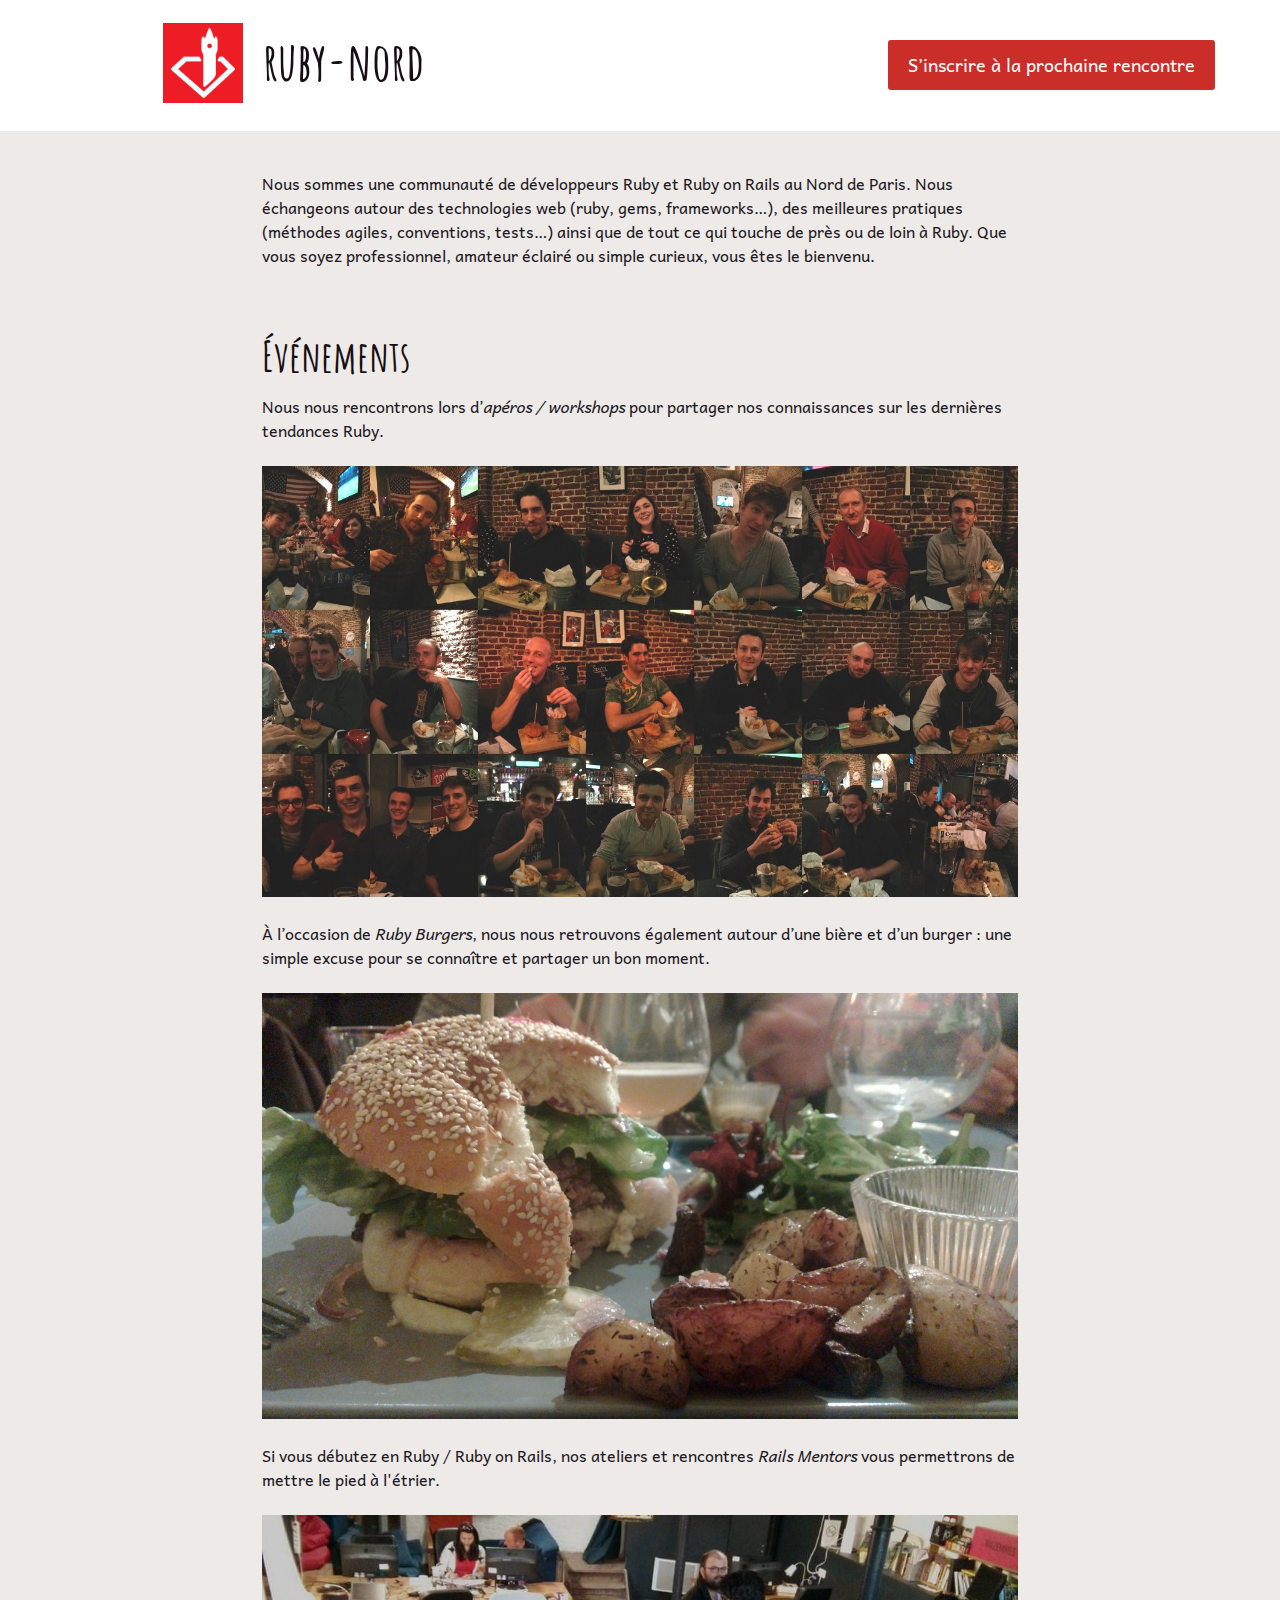
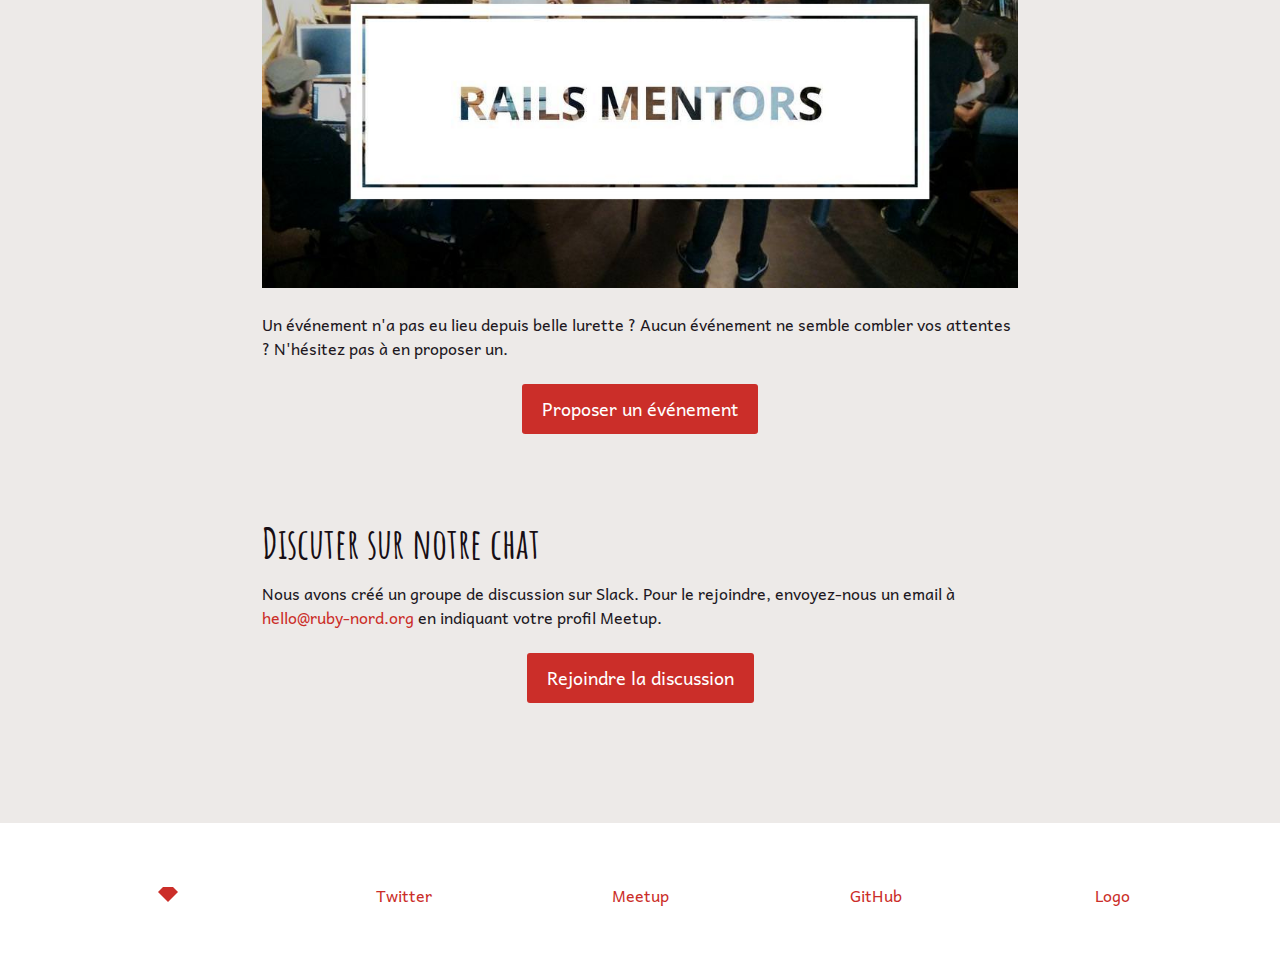
<file: index.html>
<!DOCTYPE html><html lang=fr><head><meta charset=utf-8 /><meta content="width=device-width,initial-scale=1" name=viewport /><title>Rencontres entre développeurs Ruby on Rails sur Lille ▾ Ruby Nord</title><meta content="" name=description /><link href="/apple-touch-icon.png" rel=apple-touch-icon sizes=57x57 /><link href="/apple-touch-icon-57x57-precomposed.png" rel=apple-touch-icon sizes=57x57 /><link href="/apple-touch-icon-60x60-precomposed.png" rel=apple-touch-icon sizes=60x60 /><link href="/apple-touch-icon-72x72-precomposed.png" rel=apple-touch-icon sizes=72x72 /><link href="/apple-touch-icon-76x76-precomposed.png" rel=apple-touch-icon sizes=76x76 /><link href="/apple-touch-icon-114x114-precomposed.png" rel=apple-touch-icon sizes=114x114 /><link href="/apple-touch-icon-120x120-precomposed.png" rel=apple-touch-icon sizes=120x120 /><link href="/apple-touch-icon-144x144-precomposed.png" rel=apple-touch-icon sizes=144x144 /><link href="/apple-touch-icon-152x152-precomposed.png" rel=apple-touch-icon sizes=152x152 /><link href="/favicon-196x196.png" rel=icon sizes=196x196 type="image/png"/><link href="/favicon-160x160.png" rel=icon sizes=160x160 type="image/png"/><link href="/favicon-96x96.png" rel=icon sizes=96x96 type="image/png"/><link href="/favicon-32x32.png" rel=icon sizes=32x32 type="image/png"/><link href="/favicon-16x16.png" rel=icon sizes=16x16 type="image/png"/><link href="/assets/stylesheets/application-fb160071.css" rel=stylesheet /><link href="//fonts.googleapis.com/css?family=Amatic+SC:700|Andika" rel=stylesheet /></head><body class=index><header class=m-header><div class=row><div class="medium-5 medium-push-1 small-6 columns"><h1><a href="/"><img alt="Logo Ruby Nord" class=logo src="/assets/images/logos/ruby-nord-red-f044af30.png"/>ruby-nord</a></h1></div><div class="medium-5 small-6 columns"><a class="button large right" href="//www.meetup.com/rubynord/">S’inscrire <span>à la prochaine rencontre</span></a></div></div></header><main class=row><div class="medium-8 medium-centered columns"><p>Nous sommes une communauté de développeurs Ruby et Ruby on Rails au Nord de Paris. Nous échangeons autour des technologies web (ruby, gems, frameworks…), des meilleures pratiques (méthodes agiles, conventions, tests…) ainsi que de tout ce qui touche de près ou de loin à Ruby. Que vous soyez professionnel, amateur éclairé ou simple curieux, vous êtes le bienvenu.</p><div class=m-section><h2>Événements</h2><p>Nous nous rencontrons lors d’<em>apéros / workshops</em> pour partager nos connaissances sur les dernières tendances Ruby.</p><img alt="Photo de rencontre développeurs ruby lille" src="/assets/images/events/apero-ruby-lille-23ad16d8.jpeg"/><p>À l’occasion de <em>Ruby Burgers</em>, nous nous retrouvons également autour d’une bière et d’un burger : une simple excuse pour se connaître et partager un bon moment.</p><img alt="Photo repas ruby burger" src="/assets/images/events/ruby-burger-lille-1ceb0053.jpg"/><p>Si vous débutez en Ruby / Ruby on Rails, nos ateliers et rencontres <em>Rails Mentors</em> vous permettrons de mettre le pied à l'étrier.</p><img alt="Photo de rails mentors à Lille" src="/assets/images/events/rails-mentor-lille-62b09508.jpeg"/><p>Un événement n'a pas eu lieu depuis belle lurette ? Aucun événement ne semble combler vos attentes ? N'hésitez pas à en proposer un.</p><div class=text-center><a class="button large" href="//www.meetup.com/rubynord/">Proposer un événement</a></div></div><div class=m-section><h2>Discuter sur notre chat</h2><p>Nous avons créé un groupe de discussion sur Slack. Pour le rejoindre, envoyez-nous un email à <a href="mailto:hello@ruby-nord.org">hello@ruby-nord.org</a> en indiquant votre profil Meetup. </p><div class=text-center><a class="button large" href="mailto:hello@ruby-nord.org?subject=%5Bruby-nord%5D%20Demande%20d%E2%80%99invitation%20Slack">Rejoindre la discussion</a></div></div></div></main><footer class=m-footer><div class=row><div class=m-footer--navigation><a href="#"><div class=icon-ruby></div></a><a href="https://twitter.com/_rubynord">Twitter</a><a href="//www.meetup.com/rubynord/">Meetup</a><a href="https://github.com/ruby-nord">GitHub</a><a href="/logo/">Logo</a></div></div></footer><script src="/assets/javascripts/application-eca7008a.js"></script></body></html>
</file>
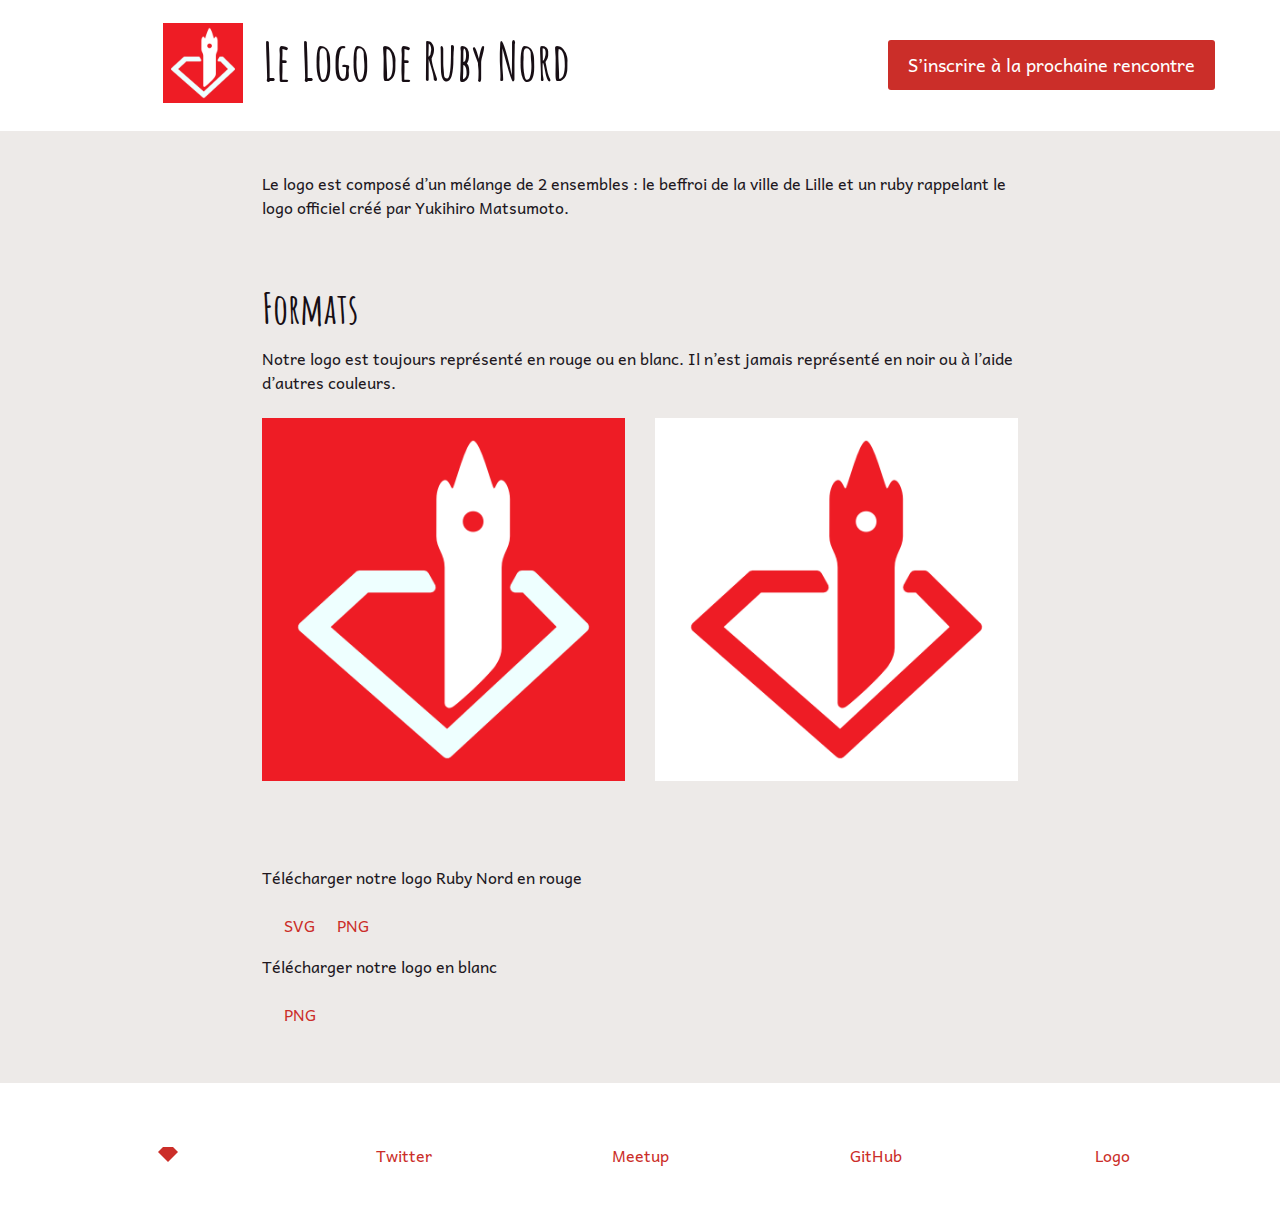
<file: logo/index.html>
<!DOCTYPE html><html lang=fr><head><meta charset=utf-8 /><meta content="width=device-width,initial-scale=1" name=viewport /><title>Logo ▾ Ruby Nord</title><meta content="" name=description /><link href="/apple-touch-icon.png" rel=apple-touch-icon sizes=57x57 /><link href="/apple-touch-icon-57x57-precomposed.png" rel=apple-touch-icon sizes=57x57 /><link href="/apple-touch-icon-60x60-precomposed.png" rel=apple-touch-icon sizes=60x60 /><link href="/apple-touch-icon-72x72-precomposed.png" rel=apple-touch-icon sizes=72x72 /><link href="/apple-touch-icon-76x76-precomposed.png" rel=apple-touch-icon sizes=76x76 /><link href="/apple-touch-icon-114x114-precomposed.png" rel=apple-touch-icon sizes=114x114 /><link href="/apple-touch-icon-120x120-precomposed.png" rel=apple-touch-icon sizes=120x120 /><link href="/apple-touch-icon-144x144-precomposed.png" rel=apple-touch-icon sizes=144x144 /><link href="/apple-touch-icon-152x152-precomposed.png" rel=apple-touch-icon sizes=152x152 /><link href="/favicon-196x196.png" rel=icon sizes=196x196 type="image/png"/><link href="/favicon-160x160.png" rel=icon sizes=160x160 type="image/png"/><link href="/favicon-96x96.png" rel=icon sizes=96x96 type="image/png"/><link href="/favicon-32x32.png" rel=icon sizes=32x32 type="image/png"/><link href="/favicon-16x16.png" rel=icon sizes=16x16 type="image/png"/><link href="/assets/stylesheets/application-fb160071.css" rel=stylesheet /><link href="//fonts.googleapis.com/css?family=Amatic+SC:700|Andika" rel=stylesheet /></head><body class="logo logo_index"><header class=m-header><div class=row><div class="medium-5 medium-push-1 small-6 columns"><h1><a href="/"><img alt="Logo Ruby Nord" class=logo src="/assets/images/logos/ruby-nord-red-f044af30.png"/>Le Logo de Ruby Nord</a></h1></div><div class="medium-5 small-6 columns"><a class="button large right" href="//www.meetup.com/rubynord/">S’inscrire <span>à la prochaine rencontre</span></a></div></div></header><main class=row><div class="medium-8 medium-centered columns"><p>Le logo est composé d’un mélange de 2 ensembles : le beffroi de la ville de Lille et un ruby rappelant le logo officiel créé par Yukihiro Matsumoto.</p><div class=m-section><h2>Formats</h2><p>Notre logo est toujours représenté en rouge ou en blanc. Il n’est jamais représenté en noir ou à l’aide d’autres couleurs.</p><div class=row><div class="medium-6 columns"><img alt="Logo ruby nord au format PNG" src="/assets/images/logos/ruby-nord-red-f044af30.png"/></div><div class="medium-6 columns"><img alt="Logo ruby nord fond blanc au format PNG" src="/assets/images/logos/ruby-nord-white-9220fd40.png"/></div></div></div><p>Télécharger notre logo Ruby Nord en rouge</p><ul class=inline-list><li><a href="/assets/images/logos/ruby-nord-9afe3aa7.svg">SVG </a></li><li><a href="/assets/images/logos/ruby-nord-red-f044af30.png">PNG </a></li></ul><p>Télécharger notre logo en blanc</p><ul class=inline-list><li><a href="/assets/images/logos/ruby-nord-white-9220fd40.png">PNG </a></li></ul></div></main><footer class=m-footer><div class=row><div class=m-footer--navigation><a href="#"><div class=icon-ruby></div></a><a href="https://twitter.com/_rubynord">Twitter</a><a href="//www.meetup.com/rubynord/">Meetup</a><a href="https://github.com/ruby-nord">GitHub</a><a href="/logo/">Logo</a></div></div></footer><script src="/assets/javascripts/application-eca7008a.js"></script></body></html>
</file>
<file: assets/stylesheets/application-fb160071.css>
/*! normalize.css v3.0.3 | MIT License | github.com/necolas/normalize.css */html{font-family:sans-serif;-ms-text-size-adjust:100%;-webkit-text-size-adjust:100%}body{margin:0}article,aside,details,figcaption,figure,footer,header,hgroup,main,menu,nav,section,summary{display:block}audio,canvas,progress,video{display:inline-block;vertical-align:baseline}audio:not([controls]){display:none;height:0}[hidden],template{display:none}a{background-color:transparent}a:active,a:hover{outline:0}abbr[title]{border-bottom:1px dotted}b,strong{font-weight:bold}dfn{font-style:italic}h1{font-size:2em;margin:0.67em 0}mark{background:#ff0;color:#000}small{font-size:80%}sub,sup{font-size:75%;line-height:0;position:relative;vertical-align:baseline}sup{top:-0.5em}sub{bottom:-0.25em}img{border:0}svg:not(:root){overflow:hidden}figure{margin:1em 40px}hr{box-sizing:content-box;height:0}pre{overflow:auto}code,kbd,pre,samp{font-family:monospace, monospace;font-size:1em}button,input,optgroup,select,textarea{color:inherit;font:inherit;margin:0}button{overflow:visible}button,select{text-transform:none}button,html input[type="button"],input[type="reset"],input[type="submit"]{-webkit-appearance:button;cursor:pointer}button[disabled],html input[disabled]{cursor:default}button::-moz-focus-inner,input::-moz-focus-inner{border:0;padding:0}input{line-height:normal}input[type="checkbox"],input[type="radio"]{box-sizing:border-box;padding:0}input[type="number"]::-webkit-inner-spin-button,input[type="number"]::-webkit-outer-spin-button{height:auto}input[type="search"]{-webkit-appearance:textfield;box-sizing:content-box}input[type="search"]::-webkit-search-cancel-button,input[type="search"]::-webkit-search-decoration{-webkit-appearance:none}fieldset{border:1px solid #c0c0c0;margin:0 2px;padding:0.35em 0.625em 0.75em}legend{border:0;padding:0}textarea{overflow:auto}optgroup{font-weight:bold}table{border-collapse:collapse;border-spacing:0}td,th{padding:0}meta.foundation-version{font-family:"/5.5.2/"}meta.foundation-mq-small{font-family:"/only screen/";width:0}meta.foundation-mq-small-only{font-family:"/only screen and (max-width: 40em)/";width:0}meta.foundation-mq-medium{font-family:"/only screen and (min-width:40.0625em)/";width:40.0625em}meta.foundation-mq-medium-only{font-family:"/only screen and (min-width:40.0625em) and (max-width:64em)/";width:40.0625em}meta.foundation-mq-large{font-family:"/only screen and (min-width:64.0625em)/";width:64.0625em}meta.foundation-mq-large-only{font-family:"/only screen and (min-width:64.0625em) and (max-width:90em)/";width:64.0625em}meta.foundation-mq-xlarge{font-family:"/only screen and (min-width:90.0625em)/";width:90.0625em}meta.foundation-mq-xlarge-only{font-family:"/only screen and (min-width:90.0625em) and (max-width:120em)/";width:90.0625em}meta.foundation-mq-xxlarge{font-family:"/only screen and (min-width:120.0625em)/";width:120.0625em}meta.foundation-data-attribute-namespace{font-family:false}html,body{height:100%}html{box-sizing:border-box}*,*:before,*:after{box-sizing:inherit}html,body{font-size:100%}body{background:#EDEAE8;color:#20171D;cursor:auto;font-family:"Andika", "Helvetica Neue", Helvetica, Roboto, Arial, sans-serif;font-style:normal;font-weight:400;line-height:160%;margin:0;padding:0;position:relative}a:hover{cursor:pointer}img{max-width:100%;height:auto}img{-ms-interpolation-mode:bicubic}#map_canvas img,#map_canvas embed,#map_canvas object,.map_canvas img,.map_canvas embed,.map_canvas object,.mqa-display img,.mqa-display embed,.mqa-display object{max-width:none !important}.left{float:left !important}.right{float:right !important}.clearfix:before,.clearfix:after{content:" ";display:table}.clearfix:after{clear:both}.hide{display:none}.invisible{visibility:hidden}.antialiased{-webkit-font-smoothing:antialiased;-moz-osx-font-smoothing:grayscale}img{display:inline-block;vertical-align:middle}textarea{height:auto;min-height:50px}select{width:100%}.row{margin:0 auto;max-width:73.75rem;width:100%}.row:before,.row:after{content:" ";display:table}.row:after{clear:both}.row.collapse>.column,.row.collapse>.columns{padding-left:0;padding-right:0}.row.collapse .row{margin-left:0;margin-right:0}.row .row{margin:0 -0.9375rem;max-width:none;width:auto}.row .row:before,.row .row:after{content:" ";display:table}.row .row:after{clear:both}.row .row.collapse{margin:0;max-width:none;width:auto}.row .row.collapse:before,.row .row.collapse:after{content:" ";display:table}.row .row.collapse:after{clear:both}.column,.columns{padding-left:0.9375rem;padding-right:0.9375rem;width:100%;float:left}.column+.column:last-child,.columns+.column:last-child,.column+.columns:last-child,.columns+.columns:last-child{float:right}.column+.column.end,.columns+.column.end,.column+.columns.end,.columns+.columns.end{float:left}@media only screen{.small-push-0{position:relative;left:0;right:auto}.small-pull-0{position:relative;right:0;left:auto}.small-push-1{position:relative;left:8.33333%;right:auto}.small-pull-1{position:relative;right:8.33333%;left:auto}.small-push-2{position:relative;left:16.66667%;right:auto}.small-pull-2{position:relative;right:16.66667%;left:auto}.small-push-3{position:relative;left:25%;right:auto}.small-pull-3{position:relative;right:25%;left:auto}.small-push-4{position:relative;left:33.33333%;right:auto}.small-pull-4{position:relative;right:33.33333%;left:auto}.small-push-5{position:relative;left:41.66667%;right:auto}.small-pull-5{position:relative;right:41.66667%;left:auto}.small-push-6{position:relative;left:50%;right:auto}.small-pull-6{position:relative;right:50%;left:auto}.small-push-7{position:relative;left:58.33333%;right:auto}.small-pull-7{position:relative;right:58.33333%;left:auto}.small-push-8{position:relative;left:66.66667%;right:auto}.small-pull-8{position:relative;right:66.66667%;left:auto}.small-push-9{position:relative;left:75%;right:auto}.small-pull-9{position:relative;right:75%;left:auto}.small-push-10{position:relative;left:83.33333%;right:auto}.small-pull-10{position:relative;right:83.33333%;left:auto}.small-push-11{position:relative;left:91.66667%;right:auto}.small-pull-11{position:relative;right:91.66667%;left:auto}.column,.columns{position:relative;padding-left:0.9375rem;padding-right:0.9375rem;float:left}.small-1{width:8.33333%}.small-2{width:16.66667%}.small-3{width:25%}.small-4{width:33.33333%}.small-5{width:41.66667%}.small-6{width:50%}.small-7{width:58.33333%}.small-8{width:66.66667%}.small-9{width:75%}.small-10{width:83.33333%}.small-11{width:91.66667%}.small-12{width:100%}.small-offset-0{margin-left:0 !important}.small-offset-1{margin-left:8.33333% !important}.small-offset-2{margin-left:16.66667% !important}.small-offset-3{margin-left:25% !important}.small-offset-4{margin-left:33.33333% !important}.small-offset-5{margin-left:41.66667% !important}.small-offset-6{margin-left:50% !important}.small-offset-7{margin-left:58.33333% !important}.small-offset-8{margin-left:66.66667% !important}.small-offset-9{margin-left:75% !important}.small-offset-10{margin-left:83.33333% !important}.small-offset-11{margin-left:91.66667% !important}.small-reset-order{float:left;left:auto;margin-left:0;margin-right:0;right:auto}.column.small-centered,.columns.small-centered{margin-left:auto;margin-right:auto;float:none}.column.small-uncentered,.columns.small-uncentered{float:left;margin-left:0;margin-right:0}.column.small-centered:last-child,.columns.small-centered:last-child{float:none}.column.small-uncentered:last-child,.columns.small-uncentered:last-child{float:left}.column.small-uncentered.opposite,.columns.small-uncentered.opposite{float:right}.row.small-collapse>.column,.row.small-collapse>.columns{padding-left:0;padding-right:0}.row.small-collapse .row{margin-left:0;margin-right:0}.row.small-uncollapse>.column,.row.small-uncollapse>.columns{padding-left:0.9375rem;padding-right:0.9375rem;float:left}}@media only screen and (min-width: 40.0625em){.medium-push-0{position:relative;left:0;right:auto}.medium-pull-0{position:relative;right:0;left:auto}.medium-push-1{position:relative;left:8.33333%;right:auto}.medium-pull-1{position:relative;right:8.33333%;left:auto}.medium-push-2{position:relative;left:16.66667%;right:auto}.medium-pull-2{position:relative;right:16.66667%;left:auto}.medium-push-3{position:relative;left:25%;right:auto}.medium-pull-3{position:relative;right:25%;left:auto}.medium-push-4{position:relative;left:33.33333%;right:auto}.medium-pull-4{position:relative;right:33.33333%;left:auto}.medium-push-5{position:relative;left:41.66667%;right:auto}.medium-pull-5{position:relative;right:41.66667%;left:auto}.medium-push-6{position:relative;left:50%;right:auto}.medium-pull-6{position:relative;right:50%;left:auto}.medium-push-7{position:relative;left:58.33333%;right:auto}.medium-pull-7{position:relative;right:58.33333%;left:auto}.medium-push-8{position:relative;left:66.66667%;right:auto}.medium-pull-8{position:relative;right:66.66667%;left:auto}.medium-push-9{position:relative;left:75%;right:auto}.medium-pull-9{position:relative;right:75%;left:auto}.medium-push-10{position:relative;left:83.33333%;right:auto}.medium-pull-10{position:relative;right:83.33333%;left:auto}.medium-push-11{position:relative;left:91.66667%;right:auto}.medium-pull-11{position:relative;right:91.66667%;left:auto}.column,.columns{position:relative;padding-left:0.9375rem;padding-right:0.9375rem;float:left}.medium-1{width:8.33333%}.medium-2{width:16.66667%}.medium-3{width:25%}.medium-4{width:33.33333%}.medium-5{width:41.66667%}.medium-6{width:50%}.medium-7{width:58.33333%}.medium-8{width:66.66667%}.medium-9{width:75%}.medium-10{width:83.33333%}.medium-11{width:91.66667%}.medium-12{width:100%}.medium-offset-0{margin-left:0 !important}.medium-offset-1{margin-left:8.33333% !important}.medium-offset-2{margin-left:16.66667% !important}.medium-offset-3{margin-left:25% !important}.medium-offset-4{margin-left:33.33333% !important}.medium-offset-5{margin-left:41.66667% !important}.medium-offset-6{margin-left:50% !important}.medium-offset-7{margin-left:58.33333% !important}.medium-offset-8{margin-left:66.66667% !important}.medium-offset-9{margin-left:75% !important}.medium-offset-10{margin-left:83.33333% !important}.medium-offset-11{margin-left:91.66667% !important}.medium-reset-order{float:left;left:auto;margin-left:0;margin-right:0;right:auto}.column.medium-centered,.columns.medium-centered{margin-left:auto;margin-right:auto;float:none}.column.medium-uncentered,.columns.medium-uncentered{float:left;margin-left:0;margin-right:0}.column.medium-centered:last-child,.columns.medium-centered:last-child{float:none}.column.medium-uncentered:last-child,.columns.medium-uncentered:last-child{float:left}.column.medium-uncentered.opposite,.columns.medium-uncentered.opposite{float:right}.row.medium-collapse>.column,.row.medium-collapse>.columns{padding-left:0;padding-right:0}.row.medium-collapse .row{margin-left:0;margin-right:0}.row.medium-uncollapse>.column,.row.medium-uncollapse>.columns{padding-left:0.9375rem;padding-right:0.9375rem;float:left}.push-0{position:relative;left:0;right:auto}.pull-0{position:relative;right:0;left:auto}.push-1{position:relative;left:8.33333%;right:auto}.pull-1{position:relative;right:8.33333%;left:auto}.push-2{position:relative;left:16.66667%;right:auto}.pull-2{position:relative;right:16.66667%;left:auto}.push-3{position:relative;left:25%;right:auto}.pull-3{position:relative;right:25%;left:auto}.push-4{position:relative;left:33.33333%;right:auto}.pull-4{position:relative;right:33.33333%;left:auto}.push-5{position:relative;left:41.66667%;right:auto}.pull-5{position:relative;right:41.66667%;left:auto}.push-6{position:relative;left:50%;right:auto}.pull-6{position:relative;right:50%;left:auto}.push-7{position:relative;left:58.33333%;right:auto}.pull-7{position:relative;right:58.33333%;left:auto}.push-8{position:relative;left:66.66667%;right:auto}.pull-8{position:relative;right:66.66667%;left:auto}.push-9{position:relative;left:75%;right:auto}.pull-9{position:relative;right:75%;left:auto}.push-10{position:relative;left:83.33333%;right:auto}.pull-10{position:relative;right:83.33333%;left:auto}.push-11{position:relative;left:91.66667%;right:auto}.pull-11{position:relative;right:91.66667%;left:auto}}@media only screen and (min-width: 64.0625em){.large-push-0{position:relative;left:0;right:auto}.large-pull-0{position:relative;right:0;left:auto}.large-push-1{position:relative;left:8.33333%;right:auto}.large-pull-1{position:relative;right:8.33333%;left:auto}.large-push-2{position:relative;left:16.66667%;right:auto}.large-pull-2{position:relative;right:16.66667%;left:auto}.large-push-3{position:relative;left:25%;right:auto}.large-pull-3{position:relative;right:25%;left:auto}.large-push-4{position:relative;left:33.33333%;right:auto}.large-pull-4{position:relative;right:33.33333%;left:auto}.large-push-5{position:relative;left:41.66667%;right:auto}.large-pull-5{position:relative;right:41.66667%;left:auto}.large-push-6{position:relative;left:50%;right:auto}.large-pull-6{position:relative;right:50%;left:auto}.large-push-7{position:relative;left:58.33333%;right:auto}.large-pull-7{position:relative;right:58.33333%;left:auto}.large-push-8{position:relative;left:66.66667%;right:auto}.large-pull-8{position:relative;right:66.66667%;left:auto}.large-push-9{position:relative;left:75%;right:auto}.large-pull-9{position:relative;right:75%;left:auto}.large-push-10{position:relative;left:83.33333%;right:auto}.large-pull-10{position:relative;right:83.33333%;left:auto}.large-push-11{position:relative;left:91.66667%;right:auto}.large-pull-11{position:relative;right:91.66667%;left:auto}.column,.columns{position:relative;padding-left:0.9375rem;padding-right:0.9375rem;float:left}.large-1{width:8.33333%}.large-2{width:16.66667%}.large-3{width:25%}.large-4{width:33.33333%}.large-5{width:41.66667%}.large-6{width:50%}.large-7{width:58.33333%}.large-8{width:66.66667%}.large-9{width:75%}.large-10{width:83.33333%}.large-11{width:91.66667%}.large-12{width:100%}.large-offset-0{margin-left:0 !important}.large-offset-1{margin-left:8.33333% !important}.large-offset-2{margin-left:16.66667% !important}.large-offset-3{margin-left:25% !important}.large-offset-4{margin-left:33.33333% !important}.large-offset-5{margin-left:41.66667% !important}.large-offset-6{margin-left:50% !important}.large-offset-7{margin-left:58.33333% !important}.large-offset-8{margin-left:66.66667% !important}.large-offset-9{margin-left:75% !important}.large-offset-10{margin-left:83.33333% !important}.large-offset-11{margin-left:91.66667% !important}.large-reset-order{float:left;left:auto;margin-left:0;margin-right:0;right:auto}.column.large-centered,.columns.large-centered{margin-left:auto;margin-right:auto;float:none}.column.large-uncentered,.columns.large-uncentered{float:left;margin-left:0;margin-right:0}.column.large-centered:last-child,.columns.large-centered:last-child{float:none}.column.large-uncentered:last-child,.columns.large-uncentered:last-child{float:left}.column.large-uncentered.opposite,.columns.large-uncentered.opposite{float:right}.row.large-collapse>.column,.row.large-collapse>.columns{padding-left:0;padding-right:0}.row.large-collapse .row{margin-left:0;margin-right:0}.row.large-uncollapse>.column,.row.large-uncollapse>.columns{padding-left:0.9375rem;padding-right:0.9375rem;float:left}.push-0{position:relative;left:0;right:auto}.pull-0{position:relative;right:0;left:auto}.push-1{position:relative;left:8.33333%;right:auto}.pull-1{position:relative;right:8.33333%;left:auto}.push-2{position:relative;left:16.66667%;right:auto}.pull-2{position:relative;right:16.66667%;left:auto}.push-3{position:relative;left:25%;right:auto}.pull-3{position:relative;right:25%;left:auto}.push-4{position:relative;left:33.33333%;right:auto}.pull-4{position:relative;right:33.33333%;left:auto}.push-5{position:relative;left:41.66667%;right:auto}.pull-5{position:relative;right:41.66667%;left:auto}.push-6{position:relative;left:50%;right:auto}.pull-6{position:relative;right:50%;left:auto}.push-7{position:relative;left:58.33333%;right:auto}.pull-7{position:relative;right:58.33333%;left:auto}.push-8{position:relative;left:66.66667%;right:auto}.pull-8{position:relative;right:66.66667%;left:auto}.push-9{position:relative;left:75%;right:auto}.pull-9{position:relative;right:75%;left:auto}.push-10{position:relative;left:83.33333%;right:auto}.pull-10{position:relative;right:83.33333%;left:auto}.push-11{position:relative;left:91.66667%;right:auto}.pull-11{position:relative;right:91.66667%;left:auto}}button,.button{-webkit-appearance:none;-moz-appearance:none;border-radius:0;border-style:solid;border-width:0;cursor:pointer;font-family:"Andika", "Helvetica Neue", Helvetica, Roboto, Arial, sans-serif;font-weight:400;line-height:normal;margin:0 0 1.25rem;position:relative;text-align:center;text-decoration:none;display:inline-block;padding:0.625rem 1.25rem 0.6875rem 1.25rem;font-size:1.125rem;background-color:#CB2E29;border-color:#db524e;color:#FFFFFF;-webkit-transition:background-color 300ms ease-out;transition:background-color 300ms ease-out}button:hover,button:focus,.button:hover,.button:focus{background-color:#db524e}button:hover,button:focus,.button:hover,.button:focus{color:#FFFFFF}button.secondary,.button.secondary{background-color:#44558F;border-color:#5d70b2;color:#FFFFFF}button.secondary:hover,button.secondary:focus,.button.secondary:hover,.button.secondary:focus{background-color:#5d70b2}button.secondary:hover,button.secondary:focus,.button.secondary:hover,.button.secondary:focus{color:#FFFFFF}button.success,.button.success{background-color:#43AC6A;border-color:#63c286;color:#FFFFFF}button.success:hover,button.success:focus,.button.success:hover,.button.success:focus{background-color:#63c286}button.success:hover,button.success:focus,.button.success:hover,.button.success:focus{color:#FFFFFF}button.alert,.button.alert{background-color:#f04124;border-color:#f36750;color:#FFFFFF}button.alert:hover,button.alert:focus,.button.alert:hover,.button.alert:focus{background-color:#f36750}button.alert:hover,button.alert:focus,.button.alert:hover,.button.alert:focus{color:#FFFFFF}button.warning,.button.warning{background-color:#f08a24;border-color:#f3a150;color:#FFFFFF}button.warning:hover,button.warning:focus,.button.warning:hover,.button.warning:focus{background-color:#f3a150}button.warning:hover,button.warning:focus,.button.warning:hover,.button.warning:focus{color:#FFFFFF}button.info,.button.info{background-color:#a0d3e8;border-color:#b3dced;color:#333333}button.info:hover,button.info:focus,.button.info:hover,.button.info:focus{background-color:#b3dced}button.info:hover,button.info:focus,.button.info:hover,.button.info:focus{color:#333333}button.large,.button.large{padding:0.625rem 1.25rem 0.6875rem 1.25rem;font-size:1.125rem}button.small,.button.small{padding:0.625rem 1.25rem 0.6875rem 1.25rem;font-size:1.125rem}button.tiny,.button.tiny{padding:0.5rem 1rem 0.5625rem 1rem;font-size:0.875rem}button.expand,.button.expand{padding-left:0;padding-right:0;width:100%}button.left-align,.button.left-align{text-align:left;text-indent:0.75rem}button.right-align,.button.right-align{text-align:right;padding-right:0.75rem}button.radius,.button.radius{border-radius:3px}button.round,.button.round{border-radius:1000px}button.disabled,button[disabled],.button.disabled,.button[disabled]{background-color:#CB2E29;border-color:#db524e;color:#FFFFFF;box-shadow:none;cursor:not-allowed;opacity:0.5}button.disabled:hover,button.disabled:focus,button[disabled]:hover,button[disabled]:focus,.button.disabled:hover,.button.disabled:focus,.button[disabled]:hover,.button[disabled]:focus{background-color:#db524e}button.disabled:hover,button.disabled:focus,button[disabled]:hover,button[disabled]:focus,.button.disabled:hover,.button.disabled:focus,.button[disabled]:hover,.button[disabled]:focus{color:#FFFFFF}button.disabled:hover,button.disabled:focus,button[disabled]:hover,button[disabled]:focus,.button.disabled:hover,.button.disabled:focus,.button[disabled]:hover,.button[disabled]:focus{background-color:#CB2E29}button.disabled.secondary,button[disabled].secondary,.button.disabled.secondary,.button[disabled].secondary{background-color:#44558F;border-color:#5d70b2;color:#FFFFFF;box-shadow:none;cursor:not-allowed;opacity:0.5}button.disabled.secondary:hover,button.disabled.secondary:focus,button[disabled].secondary:hover,button[disabled].secondary:focus,.button.disabled.secondary:hover,.button.disabled.secondary:focus,.button[disabled].secondary:hover,.button[disabled].secondary:focus{background-color:#5d70b2}button.disabled.secondary:hover,button.disabled.secondary:focus,button[disabled].secondary:hover,button[disabled].secondary:focus,.button.disabled.secondary:hover,.button.disabled.secondary:focus,.button[disabled].secondary:hover,.button[disabled].secondary:focus{color:#FFFFFF}button.disabled.secondary:hover,button.disabled.secondary:focus,button[disabled].secondary:hover,button[disabled].secondary:focus,.button.disabled.secondary:hover,.button.disabled.secondary:focus,.button[disabled].secondary:hover,.button[disabled].secondary:focus{background-color:#44558F}button.disabled.success,button[disabled].success,.button.disabled.success,.button[disabled].success{background-color:#43AC6A;border-color:#63c286;color:#FFFFFF;box-shadow:none;cursor:not-allowed;opacity:0.5}button.disabled.success:hover,button.disabled.success:focus,button[disabled].success:hover,button[disabled].success:focus,.button.disabled.success:hover,.button.disabled.success:focus,.button[disabled].success:hover,.button[disabled].success:focus{background-color:#63c286}button.disabled.success:hover,button.disabled.success:focus,button[disabled].success:hover,button[disabled].success:focus,.button.disabled.success:hover,.button.disabled.success:focus,.button[disabled].success:hover,.button[disabled].success:focus{color:#FFFFFF}button.disabled.success:hover,button.disabled.success:focus,button[disabled].success:hover,button[disabled].success:focus,.button.disabled.success:hover,.button.disabled.success:focus,.button[disabled].success:hover,.button[disabled].success:focus{background-color:#43AC6A}button.disabled.alert,button[disabled].alert,.button.disabled.alert,.button[disabled].alert{background-color:#f04124;border-color:#f36750;color:#FFFFFF;box-shadow:none;cursor:not-allowed;opacity:0.5}button.disabled.alert:hover,button.disabled.alert:focus,button[disabled].alert:hover,button[disabled].alert:focus,.button.disabled.alert:hover,.button.disabled.alert:focus,.button[disabled].alert:hover,.button[disabled].alert:focus{background-color:#f36750}button.disabled.alert:hover,button.disabled.alert:focus,button[disabled].alert:hover,button[disabled].alert:focus,.button.disabled.alert:hover,.button.disabled.alert:focus,.button[disabled].alert:hover,.button[disabled].alert:focus{color:#FFFFFF}button.disabled.alert:hover,button.disabled.alert:focus,button[disabled].alert:hover,button[disabled].alert:focus,.button.disabled.alert:hover,.button.disabled.alert:focus,.button[disabled].alert:hover,.button[disabled].alert:focus{background-color:#f04124}button.disabled.warning,button[disabled].warning,.button.disabled.warning,.button[disabled].warning{background-color:#f08a24;border-color:#f3a150;color:#FFFFFF;box-shadow:none;cursor:not-allowed;opacity:0.5}button.disabled.warning:hover,button.disabled.warning:focus,button[disabled].warning:hover,button[disabled].warning:focus,.button.disabled.warning:hover,.button.disabled.warning:focus,.button[disabled].warning:hover,.button[disabled].warning:focus{background-color:#f3a150}button.disabled.warning:hover,button.disabled.warning:focus,button[disabled].warning:hover,button[disabled].warning:focus,.button.disabled.warning:hover,.button.disabled.warning:focus,.button[disabled].warning:hover,.button[disabled].warning:focus{color:#FFFFFF}button.disabled.warning:hover,button.disabled.warning:focus,button[disabled].warning:hover,button[disabled].warning:focus,.button.disabled.warning:hover,.button.disabled.warning:focus,.button[disabled].warning:hover,.button[disabled].warning:focus{background-color:#f08a24}button.disabled.info,button[disabled].info,.button.disabled.info,.button[disabled].info{background-color:#a0d3e8;border-color:#b3dced;color:#333333;box-shadow:none;cursor:not-allowed;opacity:0.5}button.disabled.info:hover,button.disabled.info:focus,button[disabled].info:hover,button[disabled].info:focus,.button.disabled.info:hover,.button.disabled.info:focus,.button[disabled].info:hover,.button[disabled].info:focus{background-color:#b3dced}button.disabled.info:hover,button.disabled.info:focus,button[disabled].info:hover,button[disabled].info:focus,.button.disabled.info:hover,.button.disabled.info:focus,.button[disabled].info:hover,.button[disabled].info:focus{color:#333333}button.disabled.info:hover,button.disabled.info:focus,button[disabled].info:hover,button[disabled].info:focus,.button.disabled.info:hover,.button.disabled.info:focus,.button[disabled].info:hover,.button[disabled].info:focus{background-color:#a0d3e8}button::-moz-focus-inner{border:0;padding:0}@media only screen and (min-width: 40.0625em){button,.button{display:inline-block}}.inline-list{list-style:none;margin-left:-1.375rem;margin-right:0;margin:0 auto 1.0625rem auto;overflow:hidden;padding:0}.inline-list>li{display:block;float:left;list-style:none;margin-left:1.375rem}.inline-list>li>*{display:block}.text-left{text-align:left !important}.text-right{text-align:right !important}.text-center{text-align:center !important}.text-justify{text-align:justify !important}@media only screen and (max-width: 40em){.small-only-text-left{text-align:left !important}.small-only-text-right{text-align:right !important}.small-only-text-center{text-align:center !important}.small-only-text-justify{text-align:justify !important}}@media only screen{.small-text-left{text-align:left !important}.small-text-right{text-align:right !important}.small-text-center{text-align:center !important}.small-text-justify{text-align:justify !important}}@media only screen and (min-width: 40.0625em) and (max-width: 64em){.medium-only-text-left{text-align:left !important}.medium-only-text-right{text-align:right !important}.medium-only-text-center{text-align:center !important}.medium-only-text-justify{text-align:justify !important}}@media only screen and (min-width: 40.0625em){.medium-text-left{text-align:left !important}.medium-text-right{text-align:right !important}.medium-text-center{text-align:center !important}.medium-text-justify{text-align:justify !important}}@media only screen and (min-width: 64.0625em) and (max-width: 90em){.large-only-text-left{text-align:left !important}.large-only-text-right{text-align:right !important}.large-only-text-center{text-align:center !important}.large-only-text-justify{text-align:justify !important}}@media only screen and (min-width: 64.0625em){.large-text-left{text-align:left !important}.large-text-right{text-align:right !important}.large-text-center{text-align:center !important}.large-text-justify{text-align:justify !important}}@media only screen and (min-width: 90.0625em) and (max-width: 120em){.xlarge-only-text-left{text-align:left !important}.xlarge-only-text-right{text-align:right !important}.xlarge-only-text-center{text-align:center !important}.xlarge-only-text-justify{text-align:justify !important}}@media only screen and (min-width: 90.0625em){.xlarge-text-left{text-align:left !important}.xlarge-text-right{text-align:right !important}.xlarge-text-center{text-align:center !important}.xlarge-text-justify{text-align:justify !important}}@media only screen and (min-width: 120.0625em) and (max-width: 6249999.9375em){.xxlarge-only-text-left{text-align:left !important}.xxlarge-only-text-right{text-align:right !important}.xxlarge-only-text-center{text-align:center !important}.xxlarge-only-text-justify{text-align:justify !important}}@media only screen and (min-width: 120.0625em){.xxlarge-text-left{text-align:left !important}.xxlarge-text-right{text-align:right !important}.xxlarge-text-center{text-align:center !important}.xxlarge-text-justify{text-align:justify !important}}div,dl,dt,dd,ul,ol,li,h1,h2,h3,h4,h5,h6,pre,form,p,blockquote,th,td{margin:0;padding:0}a{color:#CB2E29;line-height:inherit;text-decoration:none}a:hover,a:focus{color:#af2823;text-decoration:underline}a img{border:none}p{font-family:inherit;font-size:1rem;font-weight:400;line-height:1.5;margin-bottom:1.5rem;text-rendering:optimizeLegibility}p.lead{font-size:1.21875rem;line-height:1.6}p aside{font-size:0.875rem;font-style:italic;line-height:1.35}h1,h2,h3,h4,h5,h6{color:#170E14;font-family:"Amatic SC", cursive;font-style:normal;font-weight:700;line-height:1.4;margin-bottom:0.5rem;margin-top:0.2rem;text-rendering:optimizeLegibility}h1 small,h2 small,h3 small,h4 small,h5 small,h6 small{color:#D2CECB;font-size:80%;line-height:0}h1{font-size:2.625rem}h2{font-size:2rem}h3{font-size:1.8125rem}h4{font-size:1.5625rem}h5{font-size:1.75rem}h6{font-size:1.625rem}.subheader{line-height:1.5;color:#7e4d6d;font-weight:inherit;margin-top:0.2rem;margin-bottom:0.5rem}hr{border:solid #DDDDDD;border-width:1px 0 0;clear:both;height:0;margin:1.25rem 0 1.1875rem}em,i{font-style:italic;line-height:inherit}strong,b{font-weight:700;line-height:inherit}small{font-size:80%;line-height:inherit}code{background-color:#E2DEDA;border-color:#E2DEDA;border-style:solid;border-width:1px;color:#333333;font-family:Consolas, "Liberation Mono", Courier, monospace;font-weight:400;padding:0.125rem 0.3125rem 0.0625rem}ul,ol,dl{font-family:inherit;font-size:1rem;line-height:1.5;list-style-position:outside;margin-bottom:1.5rem}ul{margin-left:1.1rem}ul.no-bullet{margin-left:0}ul.no-bullet li ul,ul.no-bullet li ol{margin-left:1.25rem;margin-bottom:0;list-style:none}ul li ul,ul li ol{margin-left:1.25rem;margin-bottom:0}ul.square li ul,ul.circle li ul,ul.disc li ul{list-style:inherit}ul.square{list-style-type:square;margin-left:1.1rem}ul.circle{list-style-type:circle;margin-left:1.1rem}ul.disc{list-style-type:disc;margin-left:1.1rem}ul.no-bullet{list-style:none}ol{margin-left:1.4rem}ol li ul,ol li ol{margin-left:1.25rem;margin-bottom:0}dl dt{margin-bottom:0.3rem;font-weight:700}dl dd{margin-bottom:0.75rem}abbr,acronym{text-transform:uppercase;font-size:90%;color:#20171D;cursor:help}abbr{text-transform:none}abbr[title]{border-bottom:1px dotted #DDDDDD}blockquote{margin:0 0 1.5rem;padding:0.625rem 1.25rem 0.625rem 1.25rem;border-left:4px solid #E2DEDA}blockquote cite{display:block;font-size:0.875rem;color:#5b374f}blockquote cite:before{content:"\2014 \0020"}blockquote cite a,blockquote cite a:visited{color:#5b374f}blockquote,blockquote p{line-height:1.5;color:#7e4d6d}.vcard{display:inline-block;margin:0 0 1.25rem 0;border:1px solid #DDDDDD;padding:0.625rem 0.75rem}.vcard li{margin:0;display:block}.vcard .fn{font-weight:700;font-size:0.9375rem}.vevent .summary{font-weight:700}.vevent abbr{cursor:default;text-decoration:none;font-weight:700;border:none;padding:0 0.0625rem}@media only screen and (min-width: 40.0625em){h1,h2,h3,h4,h5,h6{line-height:1.4}h1{font-size:3.25rem}h2{font-size:2.625rem}h3{font-size:2.125rem}h4{font-size:1.875rem}h5{font-size:1.75rem}h6{font-size:1.625rem}}.button{border-radius:3px}.button:hover{text-decoration:none}.icon-ruby{border-style:solid;border-color:transparent transparent #CB2E29;border-width:0 0.3125rem 0.3125rem;height:0.3125rem;width:1.25rem;position:relative;margin-top:0.25rem;margin-bottom:0.625rem;margin-left:auto;margin-right:auto}.icon-ruby:after{content:"";position:absolute;top:0.3125rem;left:-0.3125rem;width:0;height:0;border-style:solid;border-color:#CB2E29 transparent transparent;border-width:0.625rem 0.625rem 0}.m-header{padding:1.25rem 0;margin-bottom:2.5rem;background:#FFFFFF}.m-header h1{color:#170E14}.m-header h1 a{color:#170E14}.m-header h1 a:hover{text-decoration:none}.m-header .button{margin-top:1.25rem;margin-bottom:0}.m-header .logo{height:5rem;padding-right:1.25rem}@media only screen and (max-width: 40em){.m-header span{display:none}}.m-footer{padding:2.5rem 0;margin-top:2.5rem;background-color:#FFFFFF;display:-webkit-box;display:-webkit-flex;display:-ms-flexbox;display:flex}.m-footer--navigation{display:-webkit-box;display:-webkit-flex;display:-ms-flexbox;display:flex;margin:auto;-webkit-box-orient:vertical;-webkit-box-direction:normal;-webkit-flex-direction:column;-ms-flex-direction:column;flex-direction:column}@media only screen and (min-width: 40.0625em){.m-footer--navigation{-webkit-box-orient:horizontal;-webkit-box-direction:normal;-webkit-flex-direction:row;-ms-flex-direction:row;flex-direction:row;-webkit-box-flex:5;-webkit-flex:5;-ms-flex:5;flex:5;display:-webkit-box;display:-webkit-flex;display:-ms-flexbox;display:flex}}.m-footer--navigation a{text-align:center;display:block;-webkit-box-flex:1;-webkit-flex:1;-ms-flex:1;flex:1;padding:1.25rem 0}.m-section{margin:3.75rem 0}.m-section img{margin-bottom:1.5rem}
</file>
